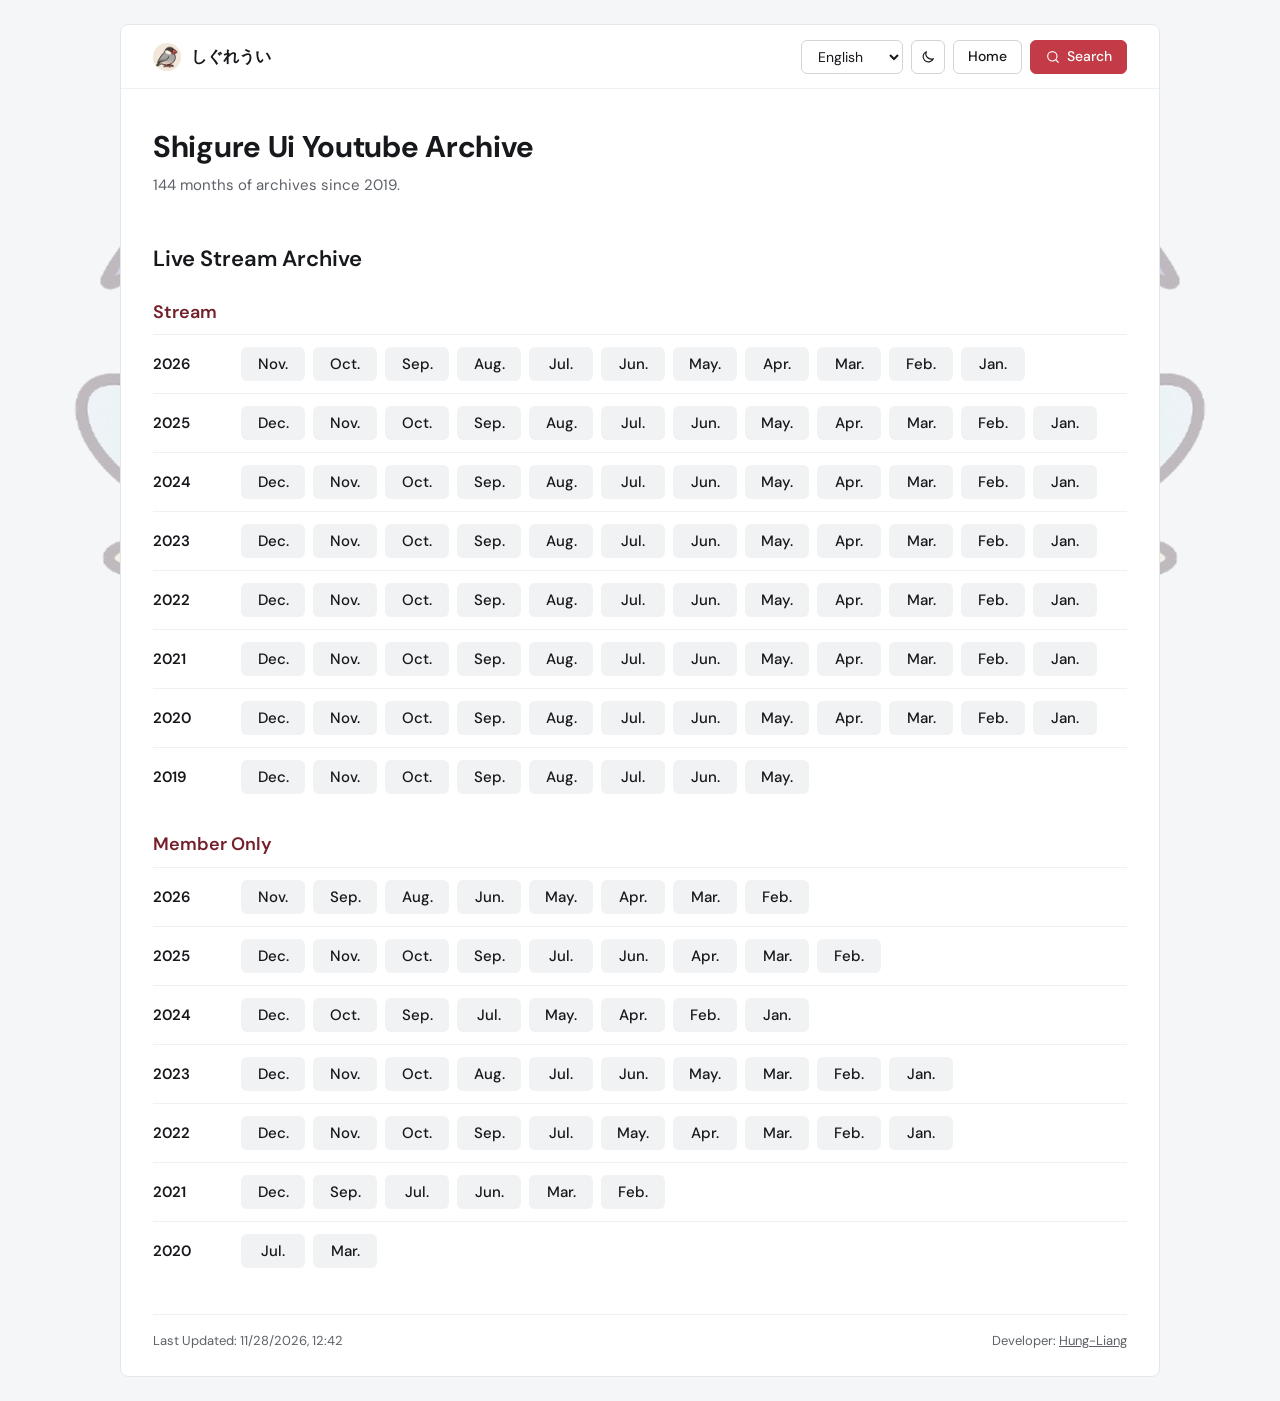
<file: index.html>
<!DOCTYPE html>
<html>
  <head>
    <script
      async
      src="https://www.googletagmanager.com/gtag/js?id=G-6RK6CC0PRD"
    ></script>
    <script>
      window.dataLayer = window.dataLayer || [];
      function gtag() {
        dataLayer.push(arguments);
      }
      gtag("js", new Date());

      gtag("config", "G-6RK6CC0PRD");
    </script>
    <meta charset="UTF-8" />
    <meta name="viewport" content="width=device-width, initial-scale=1.0" />
    <title data-i18n="main_title">しぐれうい Youtube Archive</title>
    <meta name="description" content="Archive of Shigure Ui's YouTube streams and videos." />
    <meta property="og:title" content="しぐれうい Youtube Archive" />
    <meta property="og:description" content="Archive of Shigure Ui's YouTube streams and videos." />
    <meta property="og:type" content="website" />
    <meta property="og:url" content="https://ui-archive-website.bobing.dev/" />
    <meta property="og:image" content="https://ui-archive-website.bobing.dev/asset/icon.png" />
    <meta name="twitter:card" content="summary" />
    <meta name="twitter:title" content="しぐれうい Youtube Archive" />
    <meta name="twitter:description" content="Archive of Shigure Ui's YouTube streams and videos." />
    <meta name="twitter:image" content="https://ui-archive-website.bobing.dev/asset/icon.png" />
    <link rel="icon" href="./asset/icon.png" type="image/png" />
    <link rel="manifest" href="./manifest.json" />
    <meta name="theme-color" content="#333333" />
    <script src="./scripts/theme.js"></script>
    <script>
      if ("serviceWorker" in navigator) {
        window.addEventListener("load", () => {
          navigator.serviceWorker
            .register("./sw.js")
            .then((registration) => {
              console.log("Service Worker registered with scope:", registration.scope);
            })
            .catch((error) => {
              console.log("Service Worker registration failed:", error);
            });
        });
      }
    </script>
    <link rel="preconnect" href="https://fonts.googleapis.com" />
    <link rel="preconnect" href="https://fonts.gstatic.com" crossorigin />
    <link
      href="https://fonts.googleapis.com/css2?family=DM+Sans:wght@400;500;600;700&display=swap"
      rel="stylesheet"
    />
    <link rel="stylesheet" href="./styles/main.css" />
    <style>
      /* Month index: one row per year, the year label beside its months */
      .year-row {
        display: grid;
        grid-template-columns: 72px 1fr;
        align-items: start;
        gap: 16px;
        padding: 12px 0;
        border-top: 1px solid var(--rule);
      }
      .year-label {
        margin: 0;
        line-height: var(--control-height);
        font-weight: 600;
        font-variant-numeric: tabular-nums;
      }
      ul {
        list-style: none;
        padding: 0;
        margin: 0;
        display: flex;
        flex-wrap: wrap;
        gap: 8px;
      }
      li a {
        display: inline-flex;
        align-items: center;
        justify-content: center;
        min-width: 64px;
        height: var(--control-height);
        padding: 0 12px;
        box-sizing: border-box;
        border-radius: var(--radius-control);
        background-color: var(--raised);
        font-weight: 500;
        font-variant-numeric: tabular-nums;
        transition:
          background-color 0.15s ease,
          color 0.15s ease;
      }
      li a:hover {
        background-color: var(--accent-soft);
        color: var(--accent-ink);
      }
      #list > ul {
        margin-top: 8px;
      }

      @media (max-width: 600px) {
        .year-row {
          grid-template-columns: 1fr;
          gap: 8px;
        }
        li {
          flex-grow: 1;
        }
        li a {
          width: 100%;
          height: 44px; /* Larger tap target */
        }
      }
    </style>
  </head>
  <body>
    <img
      src="./asset/left_image.webp"
      alt="Left Decor Image"
      class="side-image left"
      width="1000"
      height="1000"
    />
    <img
      src="./asset/right_image.webp"
      alt="Right Decor Image"
      class="side-image right"
      width="1000"
      height="1000"
    />

    <div class="container">
      <header class="top-bar">
        <div class="top-bar-start">
          <a href="index.html" class="brand">
            <img src="./asset/icon.png" alt="" width="28" height="28" />
            しぐれうい
          </a>
        </div>
        <div class="top-bar-actions">
          <div class="language-selector">
            <select id="language-select" aria-label="Language"></select>
          </div>
          <button
            id="theme-toggle"
            class="theme-toggle-btn"
            title="切換深色模式"
            aria-label="切換深色模式"
          ></button>
          <a href="index.html" class="action-button" data-i18n="home_button"
            >Home</a
          >
          <button id="open-search-popup" class="search-button">
            <svg class="icon" viewBox="0 0 24 24" fill="none" stroke="currentColor" stroke-width="1.75" stroke-linecap="round" aria-hidden="true"><circle cx="11" cy="11" r="7" /><path d="m20 20-3.5-3.5" /></svg>
            <span data-i18n="search_stream_button">Search Stream</span>
          </button>
        </div>
      </header>

      <div class="page-title">
        <h1 data-i18n="main_title">しぐれうい</h1>
        <p id="archive-summary" class="page-subtitle"></p>
      </div>
      <div id="list">
        <!-- Skeleton Loaders -->
        <div class="skeleton-title" style="width: 30%; margin-top: 48px;"></div>
        <div class="skeleton-title" style="width: 15%; height: 20px; margin-top: 15px;"></div>
        <ul>
          <li class="skeleton-pill"></li>
          <li class="skeleton-pill"></li>
          <li class="skeleton-pill"></li>
        </ul>
        <div class="skeleton-title" style="width: 30%; margin-top: 48px;"></div>
        <div class="skeleton-title" style="width: 15%; height: 20px; margin-top: 15px;"></div>
        <ul>
          <li class="skeleton-pill"></li>
          <li class="skeleton-pill"></li>
          <li class="skeleton-pill"></li>
        </ul>
      </div>

      <div class="footer-info">
        <div id="last-update-info" class="last-update-info">
          <span data-i18n="last_updated">Last Updated</span>:
          <span id="last-update-date">Loading...</span>
        </div>
        <div class="developer-info">
          <span data-i18n="developer">Developer</span>:
          <a href="https://github.com/Hung-Liang" target="_blank">Hung-Liang</a>
        </div>
      </div>
    </div>

    <div id="search-popup-overlay">
      <div id="search-popup-content">
        <span id="close-search-popup" role="button" aria-label="Close">×</span>
        <h2 data-i18n="search_stream_popup_title">Search Stream</h2>
        <input
          type="text"
          id="popup-search-input"
          data-i18n-placeholder="search_stream_placeholder"
          placeholder="Please enter stream title keywords"
        />
        <button
          id="perform-search-button"
          class="search-button"
          data-i18n="start_search_button"
        >
          Start Search
        </button>
      </div>
    </div>

    <script src="./scripts/language.js"></script>
    <script src="./scripts/common.js"></script>
    <script>
      document.addEventListener("DOMContentLoaded", async () => {
        // Initialize language
        await loadTranslations();
        applyTranslations();

        const openSearchButton = document.getElementById("open-search-popup");
        const searchPopupOverlay = document.getElementById(
          "search-popup-overlay"
        );
        const closeSearchPopup = document.getElementById("close-search-popup");
        const popupSearchInput = document.getElementById("popup-search-input");
        const performSearchButton = document.getElementById(
          "perform-search-button"
        );

        fetch("data/index.json")
          .then((res) => res.json())
          .then((index) => {
            const container = document.getElementById("list");
            container.innerHTML = ""; // Clear skeleton loaders

            // Define the desired order of categories (Life first, then Gaming)
            const orderedCategories = ["videos"];

            // Iterate through categories in the specified order
            orderedCategories.forEach((category) => {
              // Check if the category actually exists in the index data
              if (!index[category]) {
                return; // Skip if category data is missing
              }

              const categoryTitle = document.createElement("h2");
              // Set category title based on category key
              categoryTitle.setAttribute("data-i18n", CATEGORY_KEYS[category]);
              container.appendChild(categoryTitle);

              // Define the desired order of sub-categories (Normal first, then Member)
              const orderedSubCategories = ["normal", "member"];

              // Iterate through sub-categories in the specified order
              orderedSubCategories.forEach((sub_category) => {
                // Check if the sub_category actually exists under the current category
                if (!index[category][sub_category]) {
                  return; // Skip if sub_category data is missing
                }

                const subCategoryTitle = document.createElement("h3");
                // Set sub-category title based on sub_category key
                subCategoryTitle.setAttribute(
                  "data-i18n",
                  SUB_CATEGORY_KEYS[sub_category]
                );
                container.appendChild(subCategoryTitle);

                const yearsData = index[category][sub_category];
                const years = Object.keys(yearsData).sort((a, b) => b - a); // Sort years descending

                years.forEach((year) => {
                  const yearRow = document.createElement("div");
                  yearRow.className = "year-row";
                  const yearText = document.createElement("p"); // Use p tag for year for now, can be h4
                  yearText.className = "year-label";
                  yearText.textContent = `${year}`;
                  yearRow.appendChild(yearText);
                  container.appendChild(yearRow);

                  const ul = document.createElement("ul");
                  yearsData[year]
                    .sort((a, b) => b - a) // Sort months descending
                    .forEach((month) => {
                      const li = document.createElement("li");
                      const monthNameKey = `month_${month}`;
                      // Add data-i18n attribute to the anchor tag
                      li.innerHTML = `<a href="./pages/month.html?cat=${escapeHtml(category)}&sub=${escapeHtml(sub_category)}&y=${escapeHtml(year)}&m=${escapeHtml(month)}" data-i18n="${escapeHtml(monthNameKey)}">${escapeHtml(
                        translations[currentLanguage][monthNameKey] ||
                        translations["en"][monthNameKey] ||
                        month
                      )}</a>`;
                      ul.appendChild(li);
                    });
                  yearRow.appendChild(ul);
                });
              });
            });

            let monthCount = 0;
            let firstYear = Infinity;
            Object.values(index).forEach((subCategories) => {
              Object.values(subCategories).forEach((yearsData) => {
                Object.entries(yearsData).forEach(([year, months]) => {
                  monthCount += months.length;
                  firstYear = Math.min(firstYear, Number(year));
                });
              });
            });
            if (monthCount > 0) {
              const summary = document.getElementById("archive-summary");
              summary.setAttribute("data-i18n", "archive_summary");
              summary.setAttribute(
                "data-i18n-vars",
                JSON.stringify({ year: firstYear, count: monthCount }),
              );
            }
            applyTranslations(); // Apply translations after dynamic content is added
          })
          .catch((error) => {
            console.error("Error fetching index.json:", error);
            document.getElementById("list").innerHTML =
              "<p class='list-message error' data-i18n='history_data_error'>Unable to load history data, please try again later.</p>";
            applyTranslations();
          });

        loadLastUpdate("data/last_update.json");

        openSearchButton.addEventListener("click", () => {
          searchPopupOverlay.style.display = "flex";
          popupSearchInput.focus();
        });

        closeSearchPopup.addEventListener("click", () => {
          searchPopupOverlay.style.display = "none";
          popupSearchInput.value = "";
        });

        searchPopupOverlay.addEventListener("click", (event) => {
          if (event.target === searchPopupOverlay) {
            searchPopupOverlay.style.display = "none";
            popupSearchInput.value = "";
          }
        });

        function triggerSearch() {
          const query = popupSearchInput.value.trim();
          if (query) {
            window.location.href = `./pages/search_results.html?query=${encodeURIComponent(
              query
            )}`;
          } else {
            const messageBox = document.createElement("div");
            messageBox.className = "message-box";
            messageBox.innerHTML = `
                <p data-i18n="enter_keywords_message">Please enter stream title keywords!</p>
                <button class="search-button" onclick="this.parentNode.remove()" data-i18n="ok_button">OK</button>
            `;
            document.body.appendChild(messageBox);
            applyTranslations(); // Apply translations to the message box
          }
        }

        performSearchButton.addEventListener("click", triggerSearch);

        popupSearchInput.addEventListener("keypress", (event) => {
          if (event.key === "Enter") {
            triggerSearch();
          }
        });
      });
    </script>
  </body>
</html>
</file>
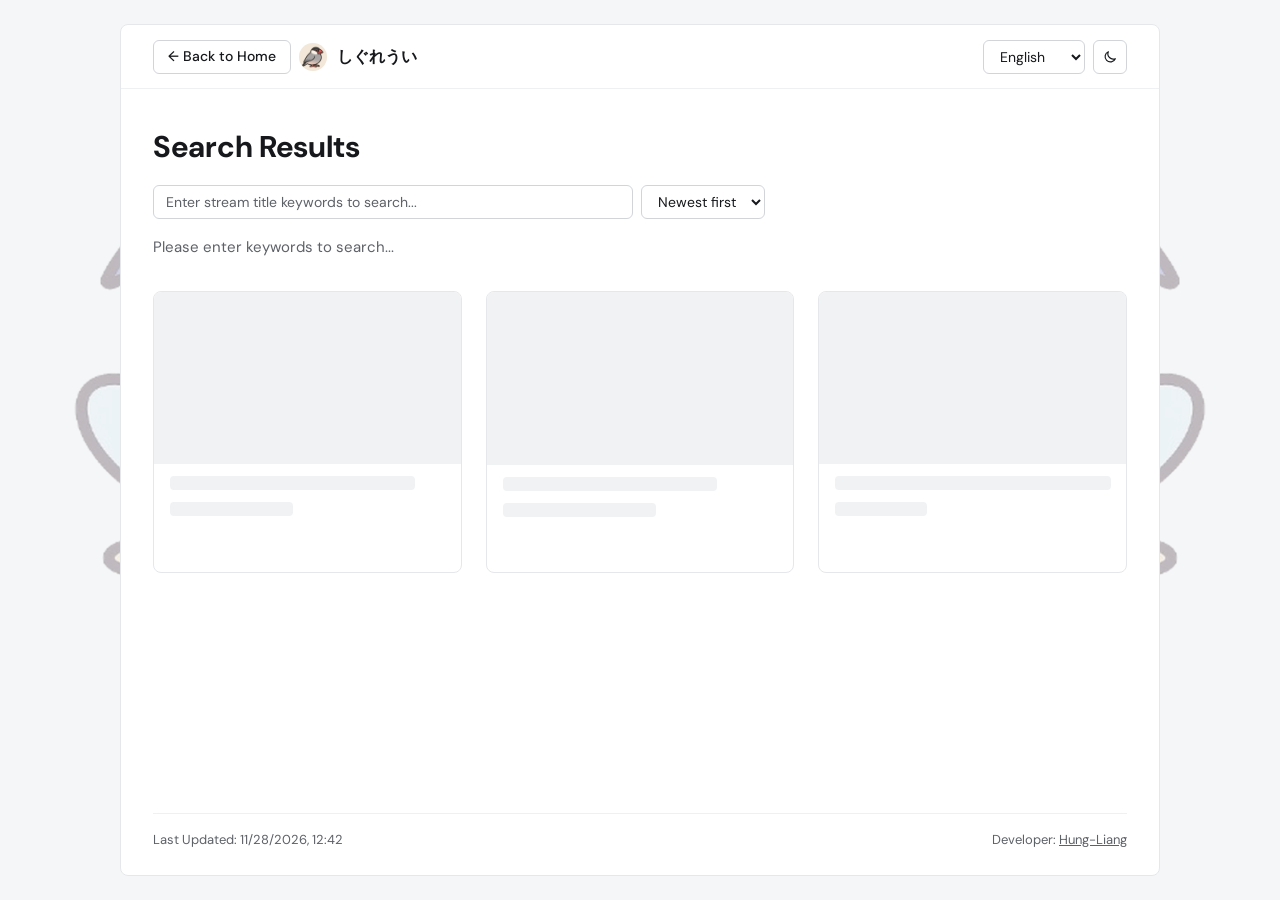
<file: pages/search_results.html>
<!DOCTYPE html>
<html>
  <head>
    <script
      async
      src="https://www.googletagmanager.com/gtag/js?id=G-6RK6CC0PRD"
    ></script>
    <script>
      window.dataLayer = window.dataLayer || [];
      function gtag() {
        dataLayer.push(arguments);
      }
      gtag("js", new Date());

      gtag("config", "G-6RK6CC0PRD");
    </script>
    <meta charset="UTF-8" />
    <meta name="viewport" content="width=device-width, initial-scale=1.0" />
    <title data-i18n="search_results_title">Search Results</title>
    <meta name="description" content="Search Results - Shigure Ui YouTube Archive." />
    <meta property="og:title" content="Search Results - しぐれうい Youtube Archive" />
    <meta property="og:description" content="Search Results - Shigure Ui YouTube Archive." />
    <meta property="og:type" content="website" />
    <meta property="og:image" content="https://ui-archive-website.bobing.dev/asset/icon.png" />
    <meta name="twitter:card" content="summary" />
    <meta name="twitter:title" content="Search Results - しぐれうい Youtube Archive" />
    <meta name="twitter:description" content="Search Results - Shigure Ui YouTube Archive." />
    <meta name="twitter:image" content="https://ui-archive-website.bobing.dev/asset/icon.png" />
    <link rel="icon" href="../asset/icon.png" type="image/png" />
    <link rel="manifest" href="../manifest.json" />
    <meta name="theme-color" content="#333333" />
    <script>
      if ("serviceWorker" in navigator) {
        window.addEventListener("load", () => {
          navigator.serviceWorker
            .register("../sw.js")
            .then((registration) => {
              console.log("Service Worker registered with scope:", registration.scope);
            })
            .catch((error) => {
              console.log("Service Worker registration failed:", error);
            });
        });
      }
    </script>
    <script src="../scripts/theme.js"></script>
    <link rel="preconnect" href="https://fonts.googleapis.com" />
    <link rel="preconnect" href="https://fonts.gstatic.com" crossorigin />
    <link
      href="https://fonts.googleapis.com/css2?family=DM+Sans:wght@400;500;600;700&display=swap"
      rel="stylesheet"
    />
    <link rel="stylesheet" href="../styles/main.css" />
    <style>
      .search-toolbar {
        margin-top: 20px;
        display: flex;
        flex-wrap: wrap;
        gap: 8px;
      }
      #search-input {
        flex: 1 1 320px;
        max-width: 480px;
      }
      #search-results-info {
        margin: 16px 0 0;
        color: var(--muted);
      }
      .video-group h2 {
        margin-top: 40px;
      }
      .video-subgroup h3 {
        margin: 16px 0 16px;
      }
      .video-subgroup + .video-subgroup {
        margin-top: 32px;
      }

      @media (max-width: 600px) {
        #search-input,
        #sort-select {
          flex-basis: 100%;
          max-width: none;
          height: 44px;
        }
      }
    </style>
  </head>
  <body>
    <img
      src="../asset/left_image.webp"
      alt="Left Decor Image"
      class="side-image left"
      width="1000"
      height="1000"
    />
    <img
      src="../asset/right_image.webp"
      alt="Right Decor Image"
      class="side-image right"
      width="1000"
      height="1000"
    />

    <div class="container">
      <header class="top-bar">
        <div class="top-bar-start">
          <a
            href="../index.html"
            class="back-to-prev-button"
            data-i18n="back_to_home_button"
            >← Back to Home</a
          >
          <a href="../index.html" class="brand">
            <img src="../asset/icon.png" alt="" width="28" height="28" />
            しぐれうい
          </a>
        </div>
        <div class="top-bar-actions">
          <div class="language-selector">
            <select id="language-select" aria-label="Language"></select>
          </div>
          <button
            id="theme-toggle"
            class="theme-toggle-btn"
            title="Toggle Dark Mode"
            aria-label="Toggle Dark Mode"
          ></button>
        </div>
      </header>

      <div class="page-title">
        <h1 data-i18n="search_results_title">Search Results</h1>
        <div id="search-input-container" class="search-toolbar">
          <input
            type="text"
            id="search-input"
            data-i18n-placeholder="search_input_placeholder"
            placeholder="Enter stream title keywords to search..."
            aria-label="Search"
          />
          <select id="sort-select" aria-label="Sort">
            <option value="newest" data-i18n="sort_newest">Newest first</option>
            <option value="oldest" data-i18n="sort_oldest">Oldest first</option>
          </select>
        </div>
        <p id="search-results-info"></p>
      </div>

      <div id="video-list">
        <!-- Skeleton Loaders -->
        <div class="video-grid">
          <div class="skeleton-card">
            <div class="skeleton-image"></div>
            <div class="skeleton-text" style="width: 80%;"></div>
            <div class="skeleton-text" style="width: 40%;"></div>
          </div>
          <div class="skeleton-card">
            <div class="skeleton-image"></div>
            <div class="skeleton-text" style="width: 70%;"></div>
            <div class="skeleton-text" style="width: 50%;"></div>
          </div>
          <div class="skeleton-card">
            <div class="skeleton-image"></div>
            <div class="skeleton-text" style="width: 90%;"></div>
            <div class="skeleton-text" style="width: 30%;"></div>
          </div>
        </div>
      </div>

      <div class="footer-info">
        <div id="last-update-info" class="last-update-info">
          <span data-i18n="last_updated">Last Updated</span>:
          <span id="last-update-date">Loading...</span>
        </div>
        <div class="developer-info">
          <span data-i18n="developer">Developer</span>:
          <a href="https://github.com/Hung-Liang" target="_blank">Hung-Liang</a>
        </div>
      </div>
    </div>

    <script src="../scripts/language.js"></script>
    <script src="../scripts/common.js"></script>
    <script>
      document.addEventListener("DOMContentLoaded", async () => {
        // Initialize language
        await loadTranslations();
        applyTranslations();

        const searchInput = document.getElementById("search-input");
        const sortSelect = document.getElementById("sort-select");
        const videoListContainer = document.getElementById("video-list");
        const searchResultsInfo = document.getElementById(
          "search-results-info"
        );

        let allVideosIndexData = [];
        let searchDataReady = false;

        const urlParams = new URLSearchParams(window.location.search);
        const initialSearchTerm = urlParams.get("query") || "";
        const initialTagSearch = urlParams.get("tag") || ""; // Get tag from URL

        // Set search input value based on initial search term or tag
        if (initialTagSearch) {
          searchInput.value = `#${initialTagSearch}`;
        } else if (initialSearchTerm) {
          searchInput.value = initialSearchTerm;
        }

        // Load last update date
        loadLastUpdate("../data/last_update.json");

        // English fallbacks for when a translation key is missing
        const CATEGORY_FALLBACKS = { videos: "Live Stream Archive" };
        const SUB_CATEGORY_FALLBACKS = { normal: "Stream", member: "Member Only" };

        function getCategoryDisplayName(category) {
          const key = CATEGORY_KEYS[category];
          if (!key) return "";
          // Use translations object directly for dynamic content
          return translations[currentLanguage][key] || CATEGORY_FALLBACKS[category];
        }

        function getSubCategoryDisplayName(subCategory) {
          const key = SUB_CATEGORY_KEYS[subCategory];
          if (!key) return "";
          // Use translations object directly for dynamic content
          return translations[currentLanguage][key] || SUB_CATEGORY_FALLBACKS[subCategory];
        }

        function renderSearchResults(results) {
          videoListContainer.innerHTML = "";

          if (results.length === 0) {
            videoListContainer.innerHTML = `<p class='list-message' data-i18n="no_matching_streams">No matching streams found.</p>`;
            searchResultsInfo.textContent = `${translations[currentLanguage]["found_results_prefix"]} 0 ${translations[currentLanguage]["found_results_suffix"]}`;
            applyTranslations(); // Apply translations after updating text
            return;
          }

          // all_videos_index.json is already newest-first (sorted by update.py)
          const sortedResults =
            sortSelect.value === "oldest" ? [...results].reverse() : results;

          const groupedVideos = {};
          sortedResults.forEach((video) => {
            const category = video.category;
            const subCategory = video.subCategory;

            if (!groupedVideos[category]) {
              groupedVideos[category] = {};
            }
            if (!groupedVideos[category][subCategory]) {
              groupedVideos[category][subCategory] = [];
            }
            groupedVideos[category][subCategory].push(video);
          });

          const orderedCategories = ["videos"];
          const orderedSubCategories = ["normal", "member"];

          let totalDisplayedVideos = 0;

          orderedCategories.forEach((categoryKey) => {
            if (groupedVideos[categoryKey]) {
              const categoryDiv = document.createElement("div");
              categoryDiv.className = "video-group";

              const categoryTitle = document.createElement("h2");
              categoryTitle.textContent = getCategoryDisplayName(categoryKey);
              categoryDiv.appendChild(categoryTitle);

              orderedSubCategories.forEach((subCategoryKey) => {
                if (groupedVideos[categoryKey][subCategoryKey]) {
                  const subCategoryDiv = document.createElement("div");
                  subCategoryDiv.className = "video-subgroup";

                  const subCategoryTitle = document.createElement("h3");
                  subCategoryTitle.textContent =
                    getSubCategoryDisplayName(subCategoryKey);
                  subCategoryDiv.appendChild(subCategoryTitle);

                  const videoGrid = document.createElement("div");
                  videoGrid.className = "video-grid";

                  groupedVideos[categoryKey][subCategoryKey].forEach(
                    (video) => {
                      videoGrid.appendChild(
                        renderVideoItem(video, {
                          subCategory: video.subCategory,
                          showMonth: true,
                        }),
                      );
                      totalDisplayedVideos++;
                    }
                  );
                  subCategoryDiv.appendChild(videoGrid);
                  categoryDiv.appendChild(subCategoryDiv);
                }
              });
              videoListContainer.appendChild(categoryDiv);
            }
          });

          searchResultsInfo.textContent = `${translations[currentLanguage]["found_results_prefix"]} ${totalDisplayedVideos} ${translations[currentLanguage]["found_results_suffix"]}`;
          applyTranslations(); // Apply translations after updating text
        }

        // False while data or the selected language is still loading, and after a
        // failed load so the error message stays on screen
        function canRenderSearch() {
          return searchDataReady && Boolean(translations[currentLanguage]);
        }

        function refreshSearchView() {
          if (!canRenderSearch()) {
            return;
          }
          // Perform search based on initial query or tag
          // The performSearch function now handles both single and multiple tags
          if (searchInput.value.trim()) {
            performSearch();
          } else {
            // Otherwise, prompt user to search
            searchResultsInfo.textContent =
              translations[currentLanguage]["enter_keywords_to_search"];
          }
        }

        function performSearch() {
          if (!canRenderSearch()) {
            return;
          }
          const query = searchInput.value.toLowerCase().trim();
          if (query === "") {
            renderSearchResults([]);
            searchResultsInfo.textContent =
              translations[currentLanguage]["enter_keywords_to_search"];
            applyTranslations(); // Apply translations after updating text
            return;
          }

          const filteredResults = filterVideos(allVideosIndexData, query);

          // If the query starts with '#', treat it as a tag search
          if (query.startsWith("#")) {
            const { searchTags } = parseTagQuery(allVideosIndexData, query);

            if (searchTags.length === 0) {
              renderSearchResults([]);
              searchResultsInfo.textContent =
                translations[currentLanguage]["enter_valid_tag_keywords"];
              applyTranslations(); // Apply translations after updating text
              return;
            }

            renderSearchResults(filteredResults);
            const tagsDisplay = searchTags.map((tag) => `"${tag}"`).join(", ");
            searchResultsInfo.textContent = `${translations[currentLanguage]["found_results_prefix"]} ${filteredResults.length} ${translations[currentLanguage]["results_containing_tags"]} ${tagsDisplay}`;
            applyTranslations(); // Apply translations after updating text
          } else {
            // Otherwise, perform a title search
            renderSearchResults(filteredResults);
            searchResultsInfo.textContent = `${translations[currentLanguage]["found_results_prefix"]} ${filteredResults.length} ${translations[currentLanguage]["found_results_suffix"]}`;
            applyTranslations(); // Apply translations after updating text
          }
        }

        // Fetch all videos index data
        fetch("../data/all_videos_index.json")
          .then((res) => {
            if (!res.ok) {
              throw new Error(
                `HTTP error! status: ${res.status} for ${res.url}`
              );
            }
            return res.json();
          })
          .then((data) => {
            allVideosIndexData = data;
            searchDataReady = true;
            refreshSearchView();
            applyTranslations(); // Apply translations after updating text
          })
          .catch((error) => {
            console.error("Error fetching all_videos_index.json:", error);
            searchDataReady = false;
            videoListContainer.innerHTML = `<p class='list-message error'><span data-i18n="unable_to_load_search_data">Unable to load search data, please try again later.</span><br>Error: ${escapeHtml(error.message)}</p>`;
            applyTranslations(); // Apply translations after updating text
          });

        // Debounce typing so each keystroke doesn't rebuild every result card.
        let searchDebounceTimer;
        searchInput.addEventListener("input", () => {
          clearTimeout(searchDebounceTimer);
          searchDebounceTimer = setTimeout(performSearch, 150);
        });
        sortSelect.addEventListener("change", performSearch);
        document.addEventListener("languageChanged", refreshSearchView);
      });
    </script>
  </body>
</html>
</file>
<file: styles/main.css>
/* Design tokens (accent-ladder style; ground from the java sparrow's plumage, accent from its beak) */
:root {
  --ground: #f5f6f7;
  --surface: #ffffff;
  --raised: #f1f2f4;
  --border: #e6e7ea;
  --rule: #eff0f2;
  --control: #d1d4d9;
  --text: #16181b;
  --muted: #5d6168;
  --accent: #c23b46;
  --accent-hover: #a32f39;
  --accent-soft: #fdf0f1;
  --accent-track: #f7d6d9;
  --accent-ink: #74202a;
  --negative: #c4242a;
  --primary-ink: #ffffff;
  --overlay: rgba(20, 12, 15, 0.55);

  --radius-card: 8px;
  --radius-control: 6px;
  --radius-chip: 4px;
  --gap: 24px;
  --pad: 32px;
  --control-height: 34px;

  --font: "DM Sans", "Noto Sans TC", "Noto Sans JP", "PingFang TC", "Hiragino Sans", "Microsoft JhengHei", "Yu Gothic", system-ui, sans-serif;
  --fs-title: 30px;
  --fs-section: 18px;
  --fs-body: 15px;
  --fs-small: 13px;
}

html.dark-mode {
  --ground: #000000;
  --surface: #111111;
  --raised: #1f1f1f;
  --border: #2e2e2e;
  --rule: #1f1f1f;
  --control: #444444;
  --text: #ffffff;
  --muted: #b4b4b4;
  --accent: #ee7a83;
  --accent-hover: #f3969d;
  --accent-soft: #2a1a1c;
  --accent-track: #3a2326;
  --accent-ink: #f6b8bd;
  --negative: #e5566f;
  --primary-ink: #1a0a0f;
  --overlay: rgba(0, 0, 0, 0.7);
  color-scheme: dark;
}

/* Base */
body {
  margin: 0;
  font-family: var(--font);
  font-size: var(--fs-body);
  line-height: 1.6;
  background-color: var(--ground);
  color: var(--text);
}

.container {
  max-width: 1040px;
  margin: 24px auto;
  padding: 0 var(--pad) 96px;
  background-color: var(--surface);
  border: 1px solid var(--border);
  border-radius: var(--radius-card);
  position: relative; /* For positioning the footer inside */
  min-height: calc(100vh - 48px);
  box-sizing: border-box; /* Include padding in height calculation */
}

a {
  color: var(--text);
  text-decoration: none;
}

a:hover {
  color: var(--accent);
}

:focus-visible {
  outline: 2px solid var(--accent);
  outline-offset: 2px;
}

h1 {
  font-size: var(--fs-title);
  font-weight: 700;
  line-height: 1.2;
  letter-spacing: -0.01em;
  margin: 0;
}

h2 {
  font-size: 22px;
  font-weight: 600;
  line-height: 1.3;
  margin: 48px 0 0;
}

h3 {
  font-size: var(--fs-section);
  font-weight: 600;
  color: var(--accent-ink);
  margin: 24px 0 8px;
}

.page-title {
  margin: 40px 0 32px;
}

.page-subtitle {
  margin: 8px 0 0;
  min-height: 1.6em; /* Keep the layout still while the summary loads */
  color: var(--muted);
}

/* Top bar: wordmark on the left, actions on the right */
.top-bar {
  display: flex;
  align-items: center;
  justify-content: space-between;
  gap: 16px;
  min-height: 64px;
  margin: 0 calc(-1 * var(--pad));
  padding: 12px var(--pad);
  border-bottom: 1px solid var(--rule);
  box-sizing: border-box;
}

.top-bar-start,
.top-bar-actions {
  display: flex;
  align-items: center;
  gap: 8px;
  flex-wrap: wrap;
}

.brand {
  display: inline-flex;
  align-items: center;
  gap: 10px;
  font-weight: 700;
  font-size: 16px;
}

.brand img {
  width: 28px;
  height: 28px;
  border-radius: 50%;
}

/* Buttons */
.action-button,
.back-to-prev-button,
.search-button,
.theme-toggle-btn {
  display: inline-flex;
  align-items: center;
  justify-content: center;
  gap: 6px;
  height: var(--control-height);
  padding: 0 14px;
  box-sizing: border-box;
  font: inherit;
  font-size: 14px;
  font-weight: 500;
  border-radius: var(--radius-control);
  cursor: pointer;
  transition:
    background-color 0.15s ease,
    border-color 0.15s ease,
    color 0.15s ease,
    transform 0.1s ease;
}

.action-button,
.back-to-prev-button,
.theme-toggle-btn {
  background-color: var(--surface);
  color: var(--text);
  border: 1px solid var(--control);
}

.action-button:hover,
.back-to-prev-button:hover,
.theme-toggle-btn:hover {
  background-color: var(--accent-soft);
  border-color: var(--accent-track);
  color: var(--accent-ink);
}

.theme-toggle-btn {
  width: var(--control-height);
  padding: 0;
}

.search-button {
  background-color: var(--accent);
  color: var(--primary-ink);
  border: 1px solid var(--accent);
}

.search-button:hover {
  background-color: var(--accent-hover);
  border-color: var(--accent-hover);
}

.action-button:active,
.back-to-prev-button:active,
.search-button:active,
.theme-toggle-btn:active {
  transform: translateY(1px);
}

.icon {
  width: 16px;
  height: 16px;
  flex: none;
}

/* Form controls */
input,
select {
  height: var(--control-height);
  padding: 0 12px;
  box-sizing: border-box;
  font: inherit;
  font-size: 14px;
  color: var(--text);
  background-color: var(--surface);
  border: 1px solid var(--control);
  border-radius: var(--radius-control);
}

input::placeholder {
  color: var(--muted);
}

input:focus,
select:focus {
  outline: 2px solid var(--accent-track);
  outline-offset: 0;
  border-color: var(--accent);
}

/* Language selector sits in the top bar with the other controls */
.language-selector select {
  cursor: pointer;
}

/* Video grid and cards */
.video-grid,
#video-list.video-grid {
  display: grid;
  grid-template-columns: repeat(auto-fill, minmax(280px, 1fr));
  gap: var(--gap);
}

.video-item {
  display: flex;
  flex-direction: column;
  background-color: var(--surface);
  border: 1px solid var(--border);
  border-radius: var(--radius-card);
  overflow: hidden;
  transition: border-color 0.15s ease;
}

.video-item:hover {
  border-color: var(--accent-track);
}

.video-item a {
  display: block;
  color: inherit;
}

.video-item a:hover .video-title {
  color: var(--accent);
}

.video-thumbnail-container {
  position: relative;
  display: block;
  width: 100%;
  aspect-ratio: 16 / 9;
  background-color: var(--raised);
}

.video-thumbnail-container img {
  display: block;
  width: 100%;
  height: 100%;
  object-fit: cover;
}

.video-duration {
  position: absolute;
  bottom: 8px;
  right: 8px;
  background-color: rgba(0, 0, 0, 0.8);
  color: #fff;
  padding: 1px 6px;
  border-radius: var(--radius-chip);
  font-size: 12px;
  font-weight: 500;
  font-variant-numeric: tabular-nums;
}

.video-item .video-title {
  margin: 12px 16px 4px;
  font-weight: 600;
  line-height: 1.45;
  color: var(--text);
  display: -webkit-box;
  -webkit-line-clamp: 2;
  -webkit-box-orient: vertical;
  overflow: hidden;
  transition: color 0.15s ease;
}

.video-item .video-meta,
.video-item .video-date,
.video-view-count {
  margin: 0 16px;
  font-size: var(--fs-small);
  color: var(--muted);
  font-variant-numeric: tabular-nums;
}

.video-item .video-date {
  margin-bottom: 12px;
}

.video-item .video-tags {
  display: flex;
  flex-wrap: wrap;
  gap: 6px;
  margin-top: auto;
  padding: 0 16px 16px;
}

.video-item .video-tags span {
  flex: none;
  white-space: nowrap;
  font-size: 12px;
  line-height: 22px;
  padding: 0 8px;
  border-radius: var(--radius-chip);
  background-color: var(--accent-soft);
  color: var(--accent-ink);
  cursor: pointer;
  transition: background-color 0.15s ease;
}

.video-item .video-tags span:hover {
  background-color: var(--accent-track);
}

/* Empty and error states inside a list */
.list-message {
  grid-column: 1 / -1;
  margin: 24px 0;
  padding: 24px;
  border: 1px dashed var(--control);
  border-radius: var(--radius-card);
  color: var(--muted);
}

.list-message.error {
  color: var(--negative);
}

/* Footer */
.footer-info {
  position: absolute;
  bottom: 24px;
  left: var(--pad);
  right: var(--pad);
  display: flex;
  justify-content: space-between;
  align-items: center;
  gap: 16px;
  padding-top: 16px;
  border-top: 1px solid var(--rule);
  font-size: var(--fs-small);
  color: var(--muted);
}

.developer-info a,
.last-update-info a {
  color: var(--muted);
  text-decoration: underline;
}

.developer-info a:hover,
.last-update-info a:hover {
  color: var(--accent);
}

/* Side images: the character art in the window margins */
.side-image {
  position: fixed; /* Fixed position relative to viewport */
  top: 50%; /* Center vertically */
  transform: translateY(-50%); /* Adjust for vertical centering */
  z-index: -1; /* Send behind other content */
  opacity: 0.3; /* Make them semi-transparent */
  max-height: 80vh; /* Limit height for responsiveness */
  width: auto; /* Maintain aspect ratio */
}

.side-image.left {
  left: 20px;
}

.side-image.right {
  right: 20px;
}

html.dark-mode .side-image {
  opacity: 0.15;
}

/* Skeleton loading: flat bars at the size of the content they stand in for */
@keyframes skeleton-loading {
  0% {
    background-color: var(--raised);
  }
  100% {
    background-color: var(--rule);
  }
}

.skeleton-title,
.skeleton-pill,
.skeleton-image,
.skeleton-text {
  background-color: var(--raised);
  animation: skeleton-loading 1s linear infinite alternate;
}

.skeleton-title {
  height: 28px;
  margin-top: 24px;
  margin-bottom: 16px;
  border-radius: var(--radius-chip);
}

.skeleton-pill {
  width: 64px;
  height: var(--control-height);
  border-radius: var(--radius-control);
}

.skeleton-card {
  background-color: var(--surface);
  border: 1px solid var(--border);
  border-radius: var(--radius-card);
  overflow: hidden;
  height: 280px;
}

.skeleton-image {
  aspect-ratio: 16 / 9;
  width: 100%;
}

.skeleton-text {
  height: 14px;
  margin: 12px 16px;
  border-radius: var(--radius-chip);
}

/* Search popup (a dialog, so it may carry a shadow) */
#search-popup-overlay {
  display: none; /* Hidden by default */
  position: fixed;
  inset: 0;
  background: var(--overlay);
  z-index: 100;
  justify-content: center;
  align-items: center;
}

#search-popup-content {
  position: relative;
  width: 90%;
  max-width: 420px;
  padding: 24px;
  box-sizing: border-box;
  background: var(--surface);
  border: 1px solid var(--border);
  border-radius: var(--radius-card);
  box-shadow: 0 12px 32px rgba(0, 0, 0, 0.18);
}

#search-popup-content h2 {
  margin: 0 0 16px;
  font-size: var(--fs-section);
}

#search-popup-content input {
  width: 100%;
  margin-bottom: 16px;
}

#close-search-popup {
  position: absolute;
  top: 12px;
  right: 12px;
  width: 32px;
  height: 32px;
  display: flex;
  align-items: center;
  justify-content: center;
  border-radius: var(--radius-control);
  font-size: 22px;
  line-height: 1;
  color: var(--muted);
  cursor: pointer;
}

#close-search-popup:hover {
  background-color: var(--raised);
  color: var(--text);
}

#perform-search-button {
  width: 100%;
}

.message-box {
  position: fixed;
  top: 50%;
  left: 50%;
  transform: translate(-50%, -50%);
  z-index: 1000;
  padding: 20px 24px;
  text-align: center;
  background-color: var(--surface);
  color: var(--text);
  border: 1px solid var(--border);
  border-radius: var(--radius-card);
  box-shadow: 0 12px 32px rgba(0, 0, 0, 0.18);
}

.message-box p {
  margin: 0 0 16px;
}

/* Responsive */
@media (max-width: 1200px) {
  .side-image {
    opacity: 0.15;
  }
}

@media (max-width: 992px) {
  .side-image {
    display: none; /* Hide images completely on very small screens to save space */
  }
}

@media (max-width: 600px) {
  :root {
    --pad: 16px;
    --fs-title: 24px;
  }

  .container {
    margin: 0;
    border: none;
    border-radius: 0;
    min-height: 100vh;
    padding-bottom: 24px;
  }

  .top-bar {
    flex-wrap: wrap;
  }

  .action-button,
  .back-to-prev-button,
  .search-button,
  .theme-toggle-btn {
    height: 40px;
  }

  .theme-toggle-btn {
    width: 40px;
  }

  .page-title {
    margin: 24px 0;
  }

  .video-grid,
  #video-list.video-grid {
    grid-template-columns: 1fr;
    gap: 16px;
  }

  .footer-info {
    position: static;
    flex-direction: column;
    gap: 8px;
    margin-top: 40px;
    text-align: center;
  }
}
</file>
